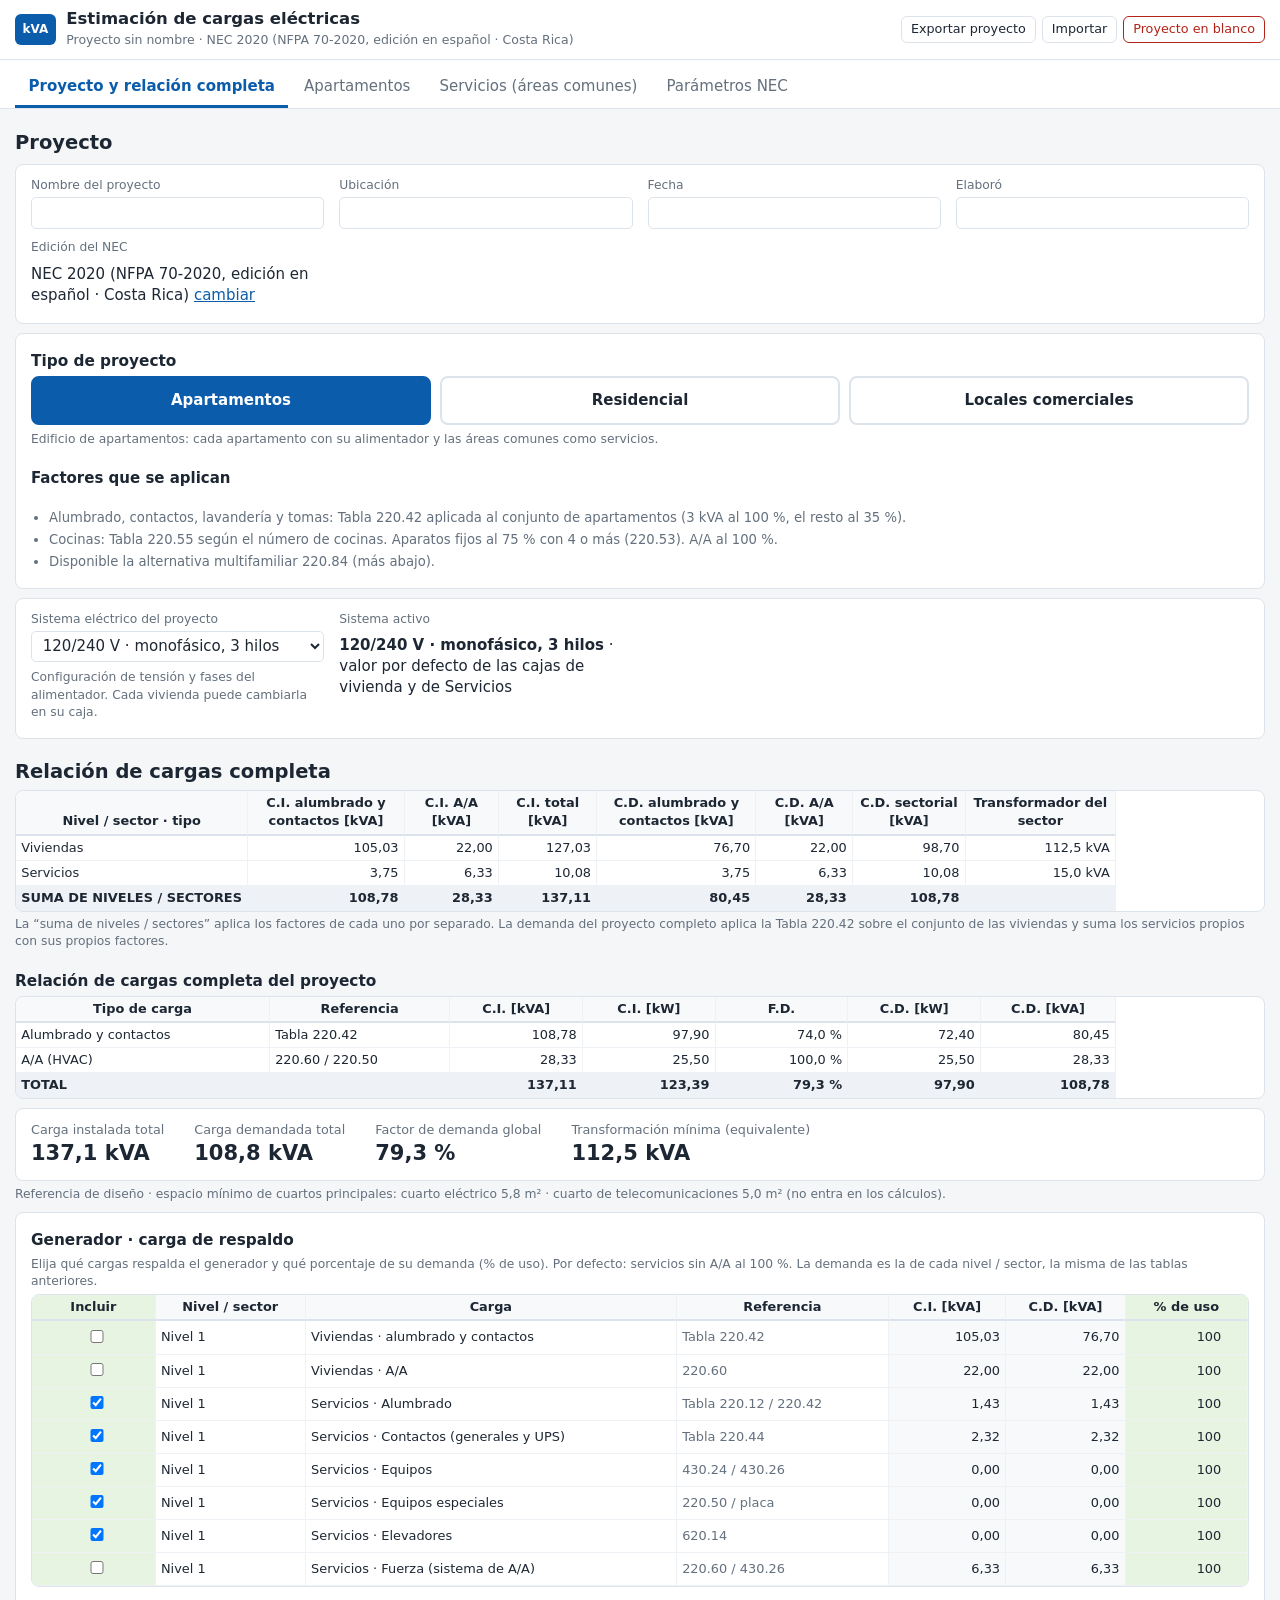
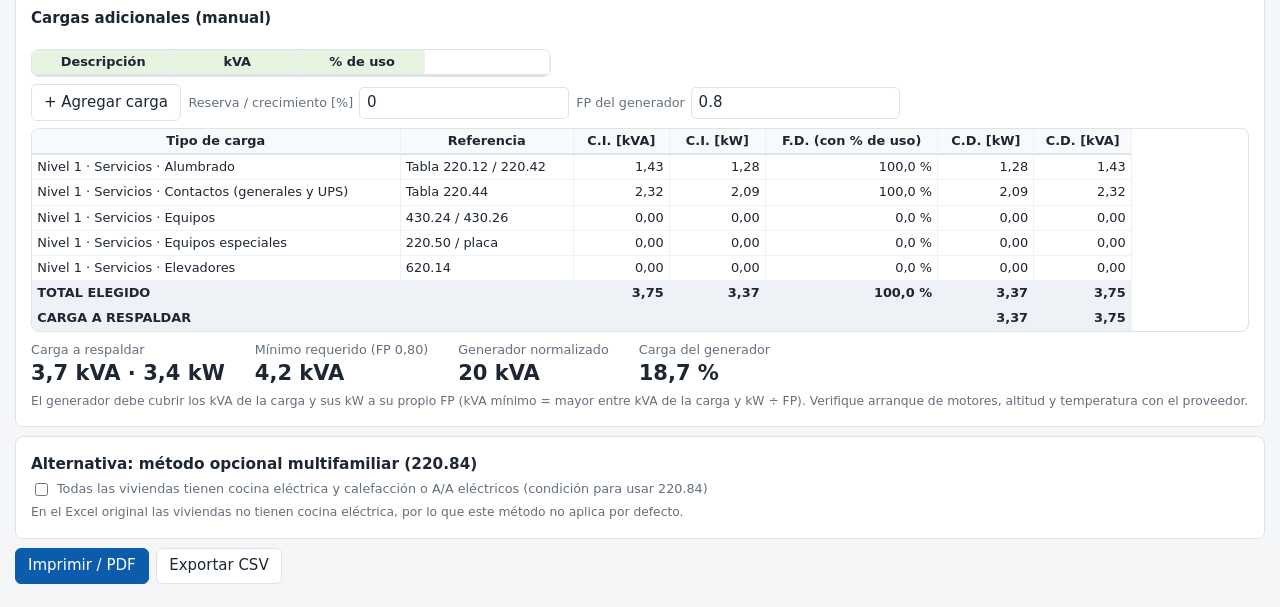
<file: index.html>
<!doctype html>
<html lang="es">
<head>
  <meta charset="utf-8">
  <meta name="viewport" content="width=device-width, initial-scale=1">
  <title>Proyecto y relación completa · Estimación de cargas eléctricas</title>
  <meta name="description" content="Relación de cargas completa de proyecto según NEC: sectores, demanda y transformador.">
  <link rel="stylesheet" href="css/cargas.css?v=36">
</head>
<body>
  <header class="app-head" id="head"></header>
  <nav id="tabs" class="tabs no-print" aria-label="Secciones"></nav>
  <main id="view" class="view"></main>
  <noscript><p style="padding:2rem">Esta herramienta necesita JavaScript.</p></noscript>
  <script src="js/nec.js?v=36"></script>
  <script src="js/store.js?v=36"></script>
  <script src="js/common.js?v=36"></script>
  <script src="js/sector.js?v=36"></script>
  <script src="js/pg-proyecto.js?v=36"></script>
</body>
</html>
</file>
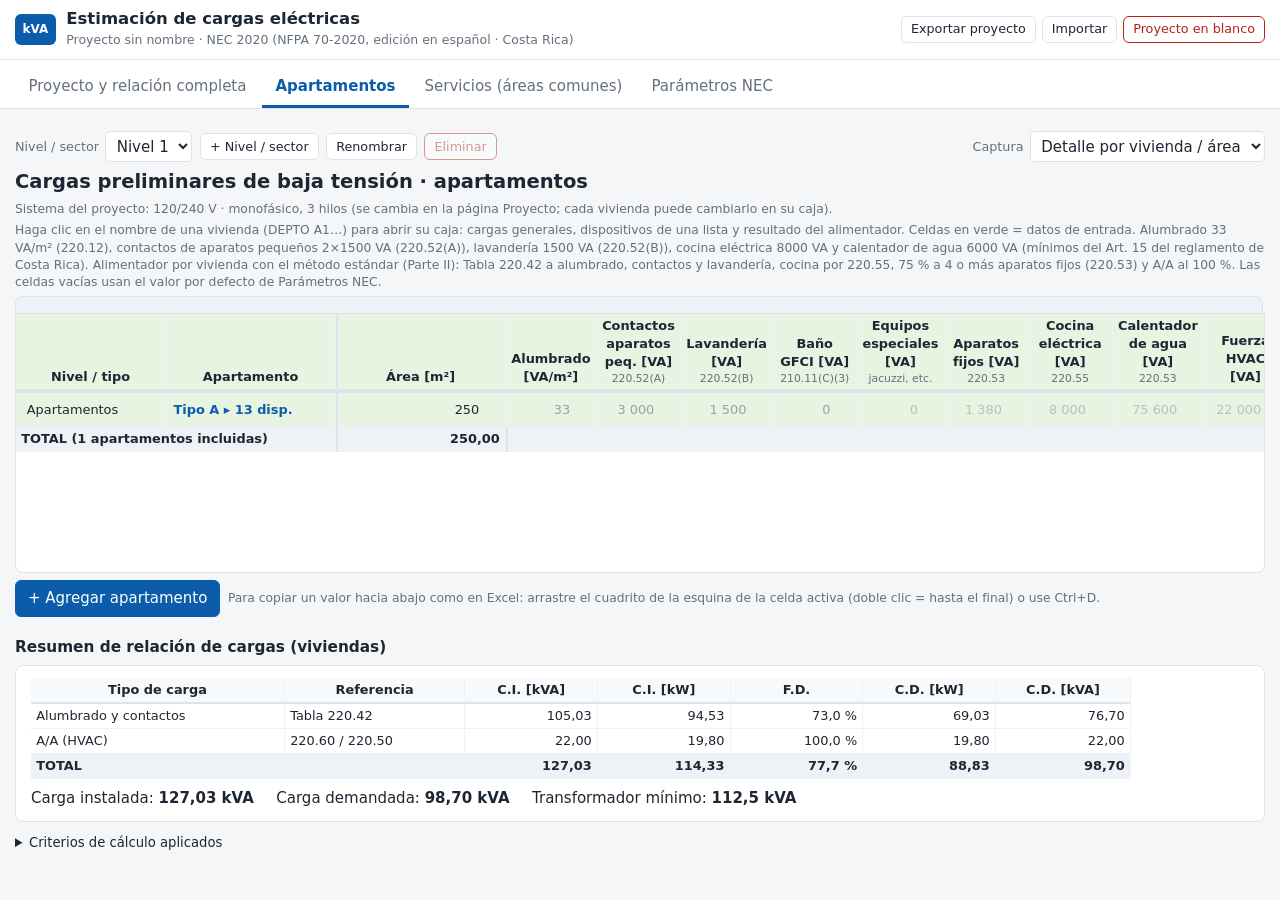
<file: departamentos.html>
<!doctype html>
<html lang="es">
<head>
  <meta charset="utf-8">
  <meta name="viewport" content="width=device-width, initial-scale=1">
  <title>Departamentos · Estimación de cargas eléctricas</title>
  <meta name="description" content="Cargas preliminares de baja tensión por vivienda según NEC.">
  <link rel="stylesheet" href="css/cargas.css?v=36">
</head>
<body>
  <header class="app-head" id="head"></header>
  <nav id="tabs" class="tabs no-print" aria-label="Secciones"></nav>
  <main id="view" class="view"></main>
  <noscript><p style="padding:2rem">Esta herramienta necesita JavaScript.</p></noscript>
  <script src="js/nec.js?v=36"></script>
  <script src="js/store.js?v=36"></script>
  <script src="js/common.js?v=36"></script>
  <script src="js/sector.js?v=36"></script>
  <script src="js/detalle.js?v=36"></script>
  <script src="js/pg-deptos.js?v=36"></script>
</body>
</html>
</file>
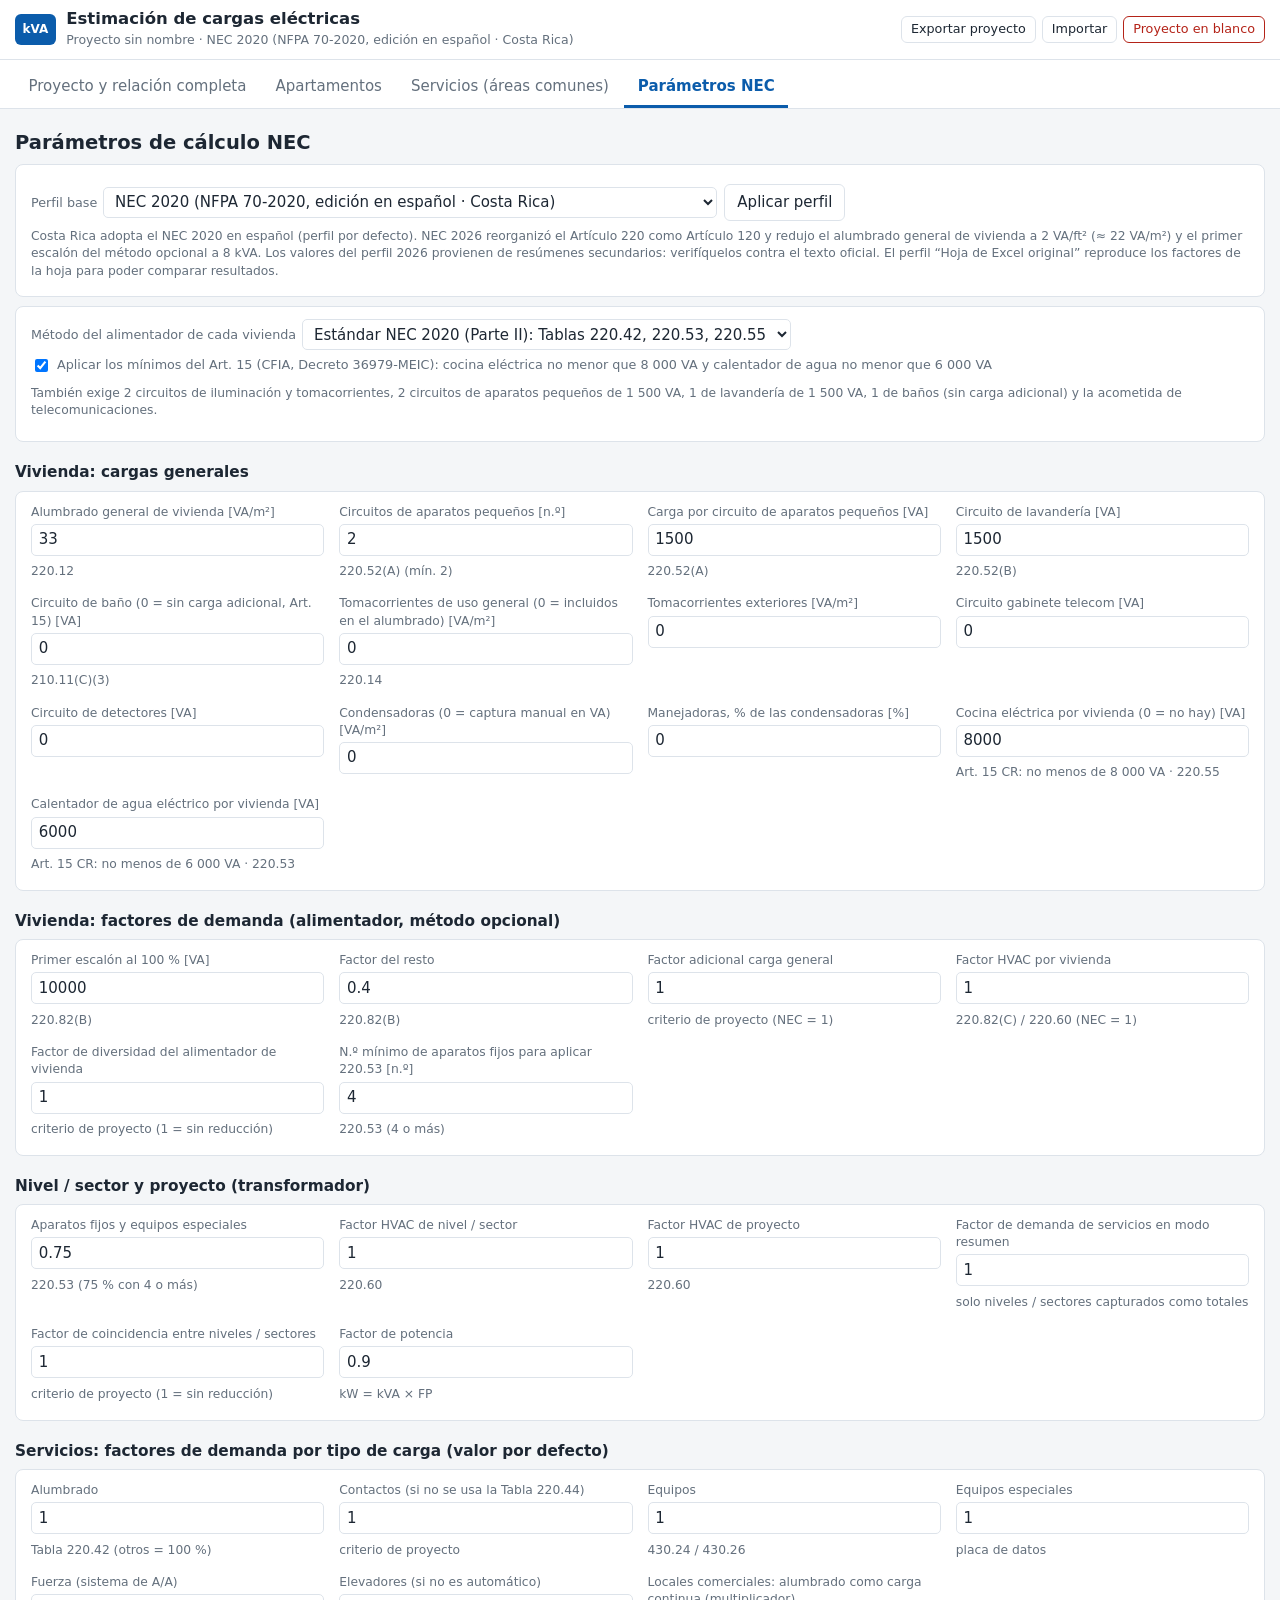
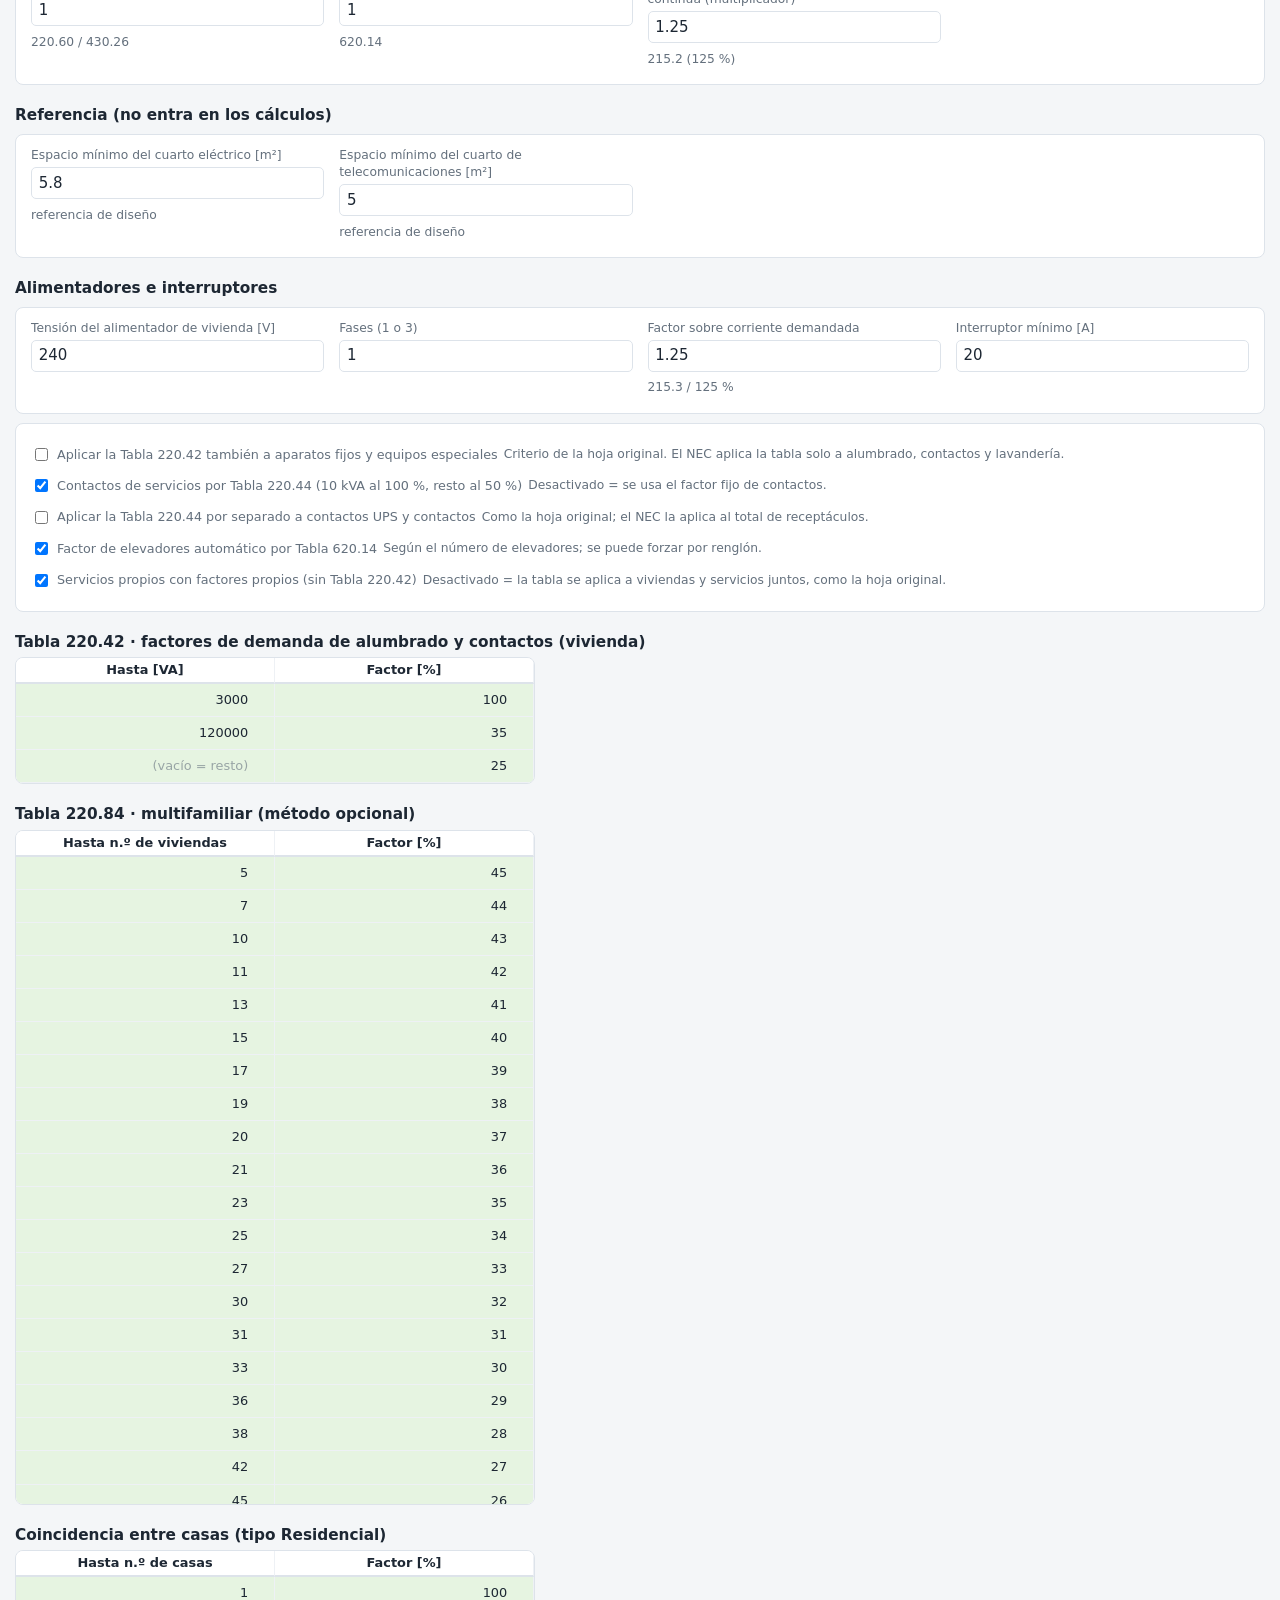
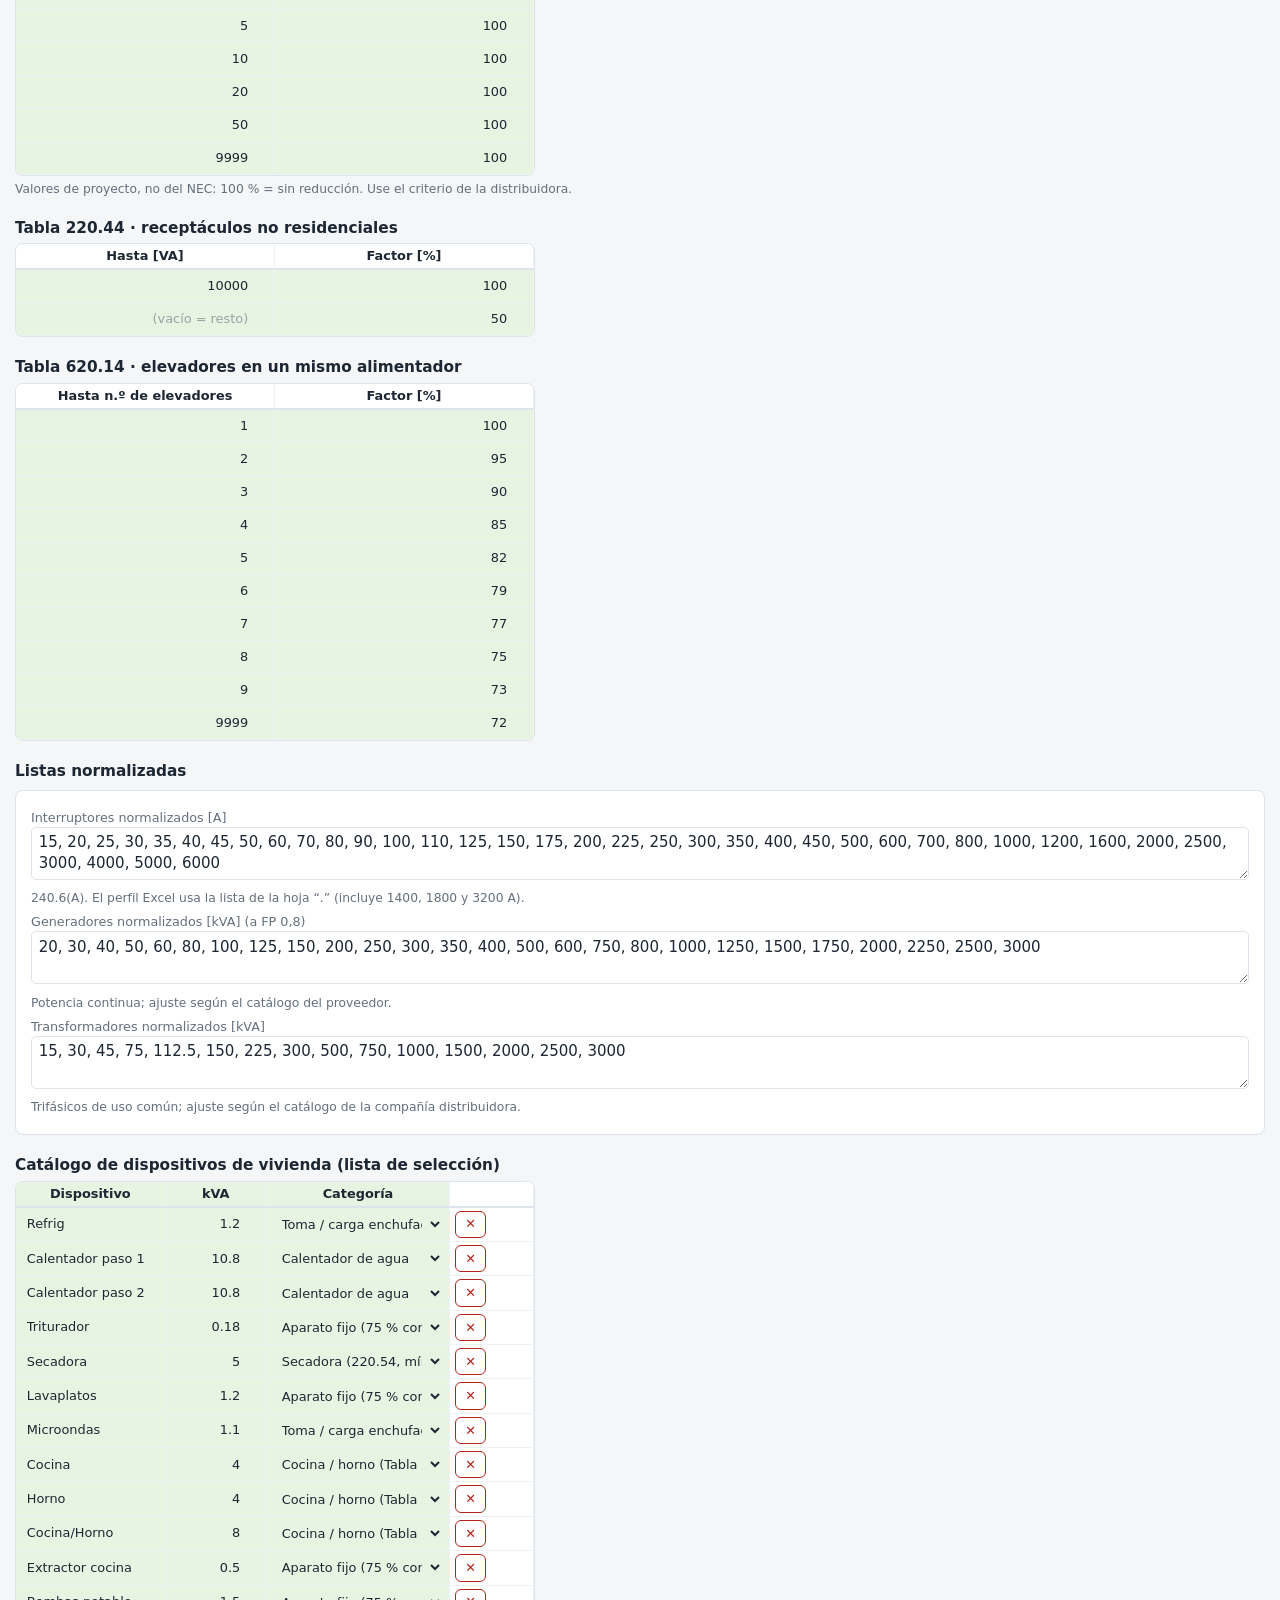
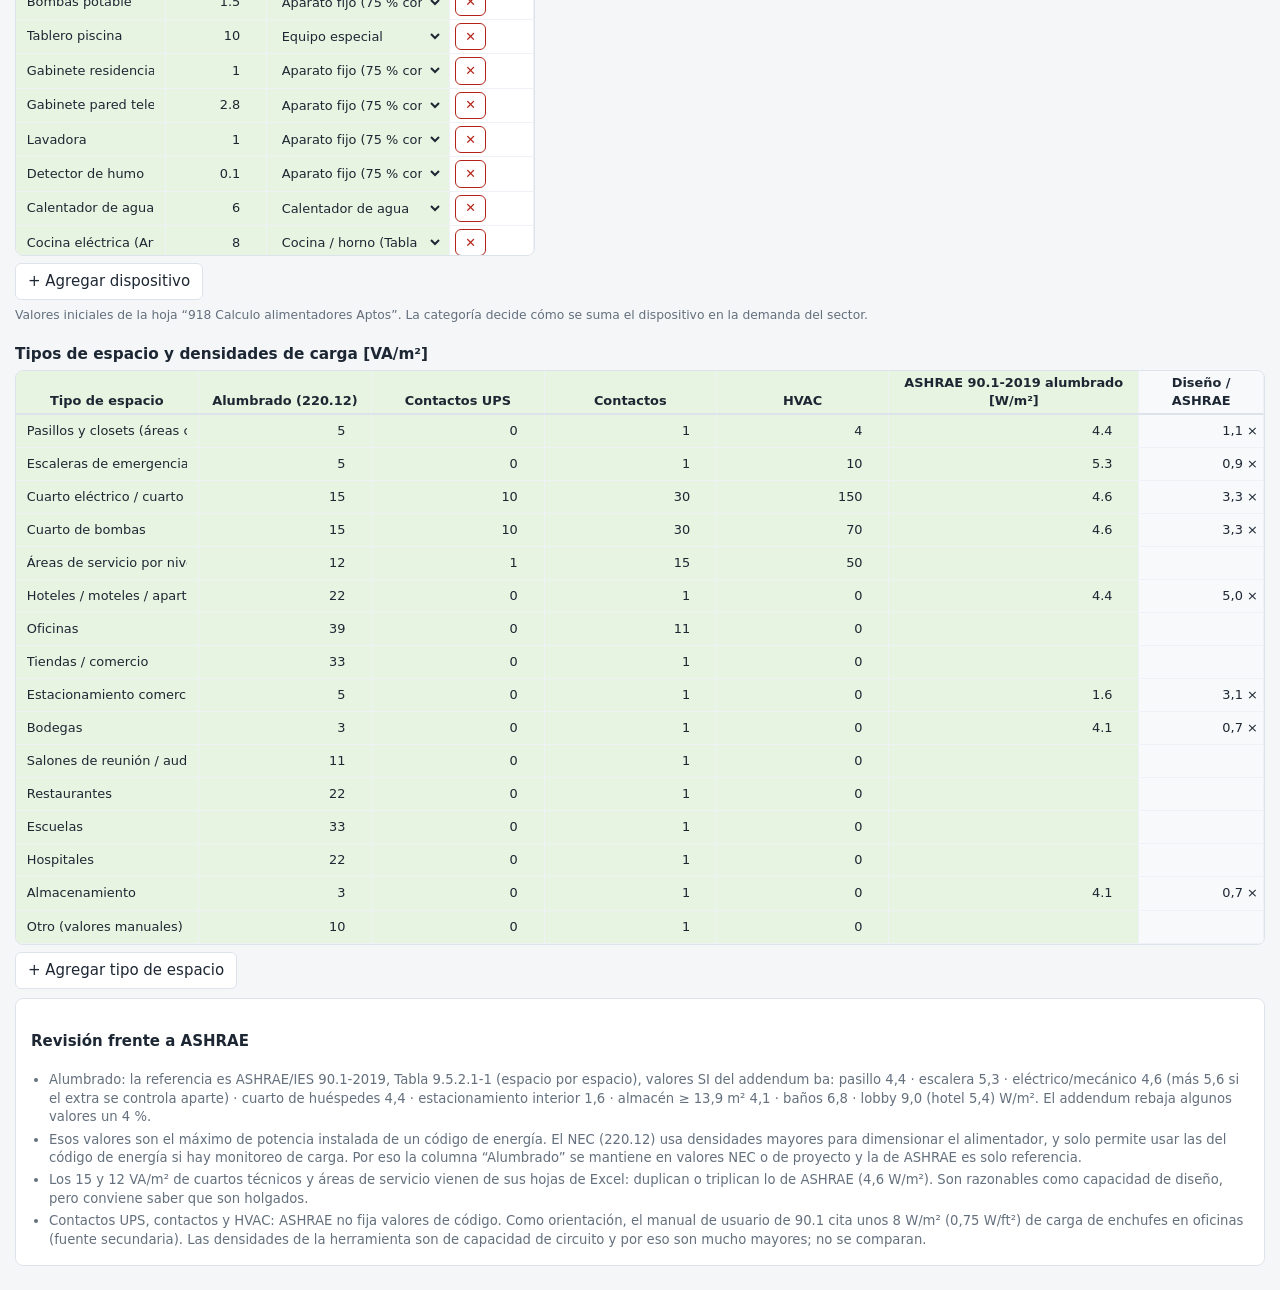
<file: parametros.html>
<!doctype html>
<html lang="es">
<head>
  <meta charset="utf-8">
  <meta name="viewport" content="width=device-width, initial-scale=1">
  <title>Parámetros NEC · Estimación de cargas eléctricas</title>
  <meta name="description" content="Factores, tablas y perfiles de edición del NEC.">
  <link rel="stylesheet" href="css/cargas.css?v=36">
</head>
<body>
  <header class="app-head" id="head"></header>
  <nav id="tabs" class="tabs no-print" aria-label="Secciones"></nav>
  <main id="view" class="view"></main>
  <noscript><p style="padding:2rem">Esta herramienta necesita JavaScript.</p></noscript>
  <script src="js/nec.js?v=36"></script>
  <script src="js/store.js?v=36"></script>
  <script src="js/common.js?v=36"></script>
  <script src="js/sector.js?v=36"></script>
  <script src="js/pg-parametros.js?v=36"></script>
</body>
</html>
</file>
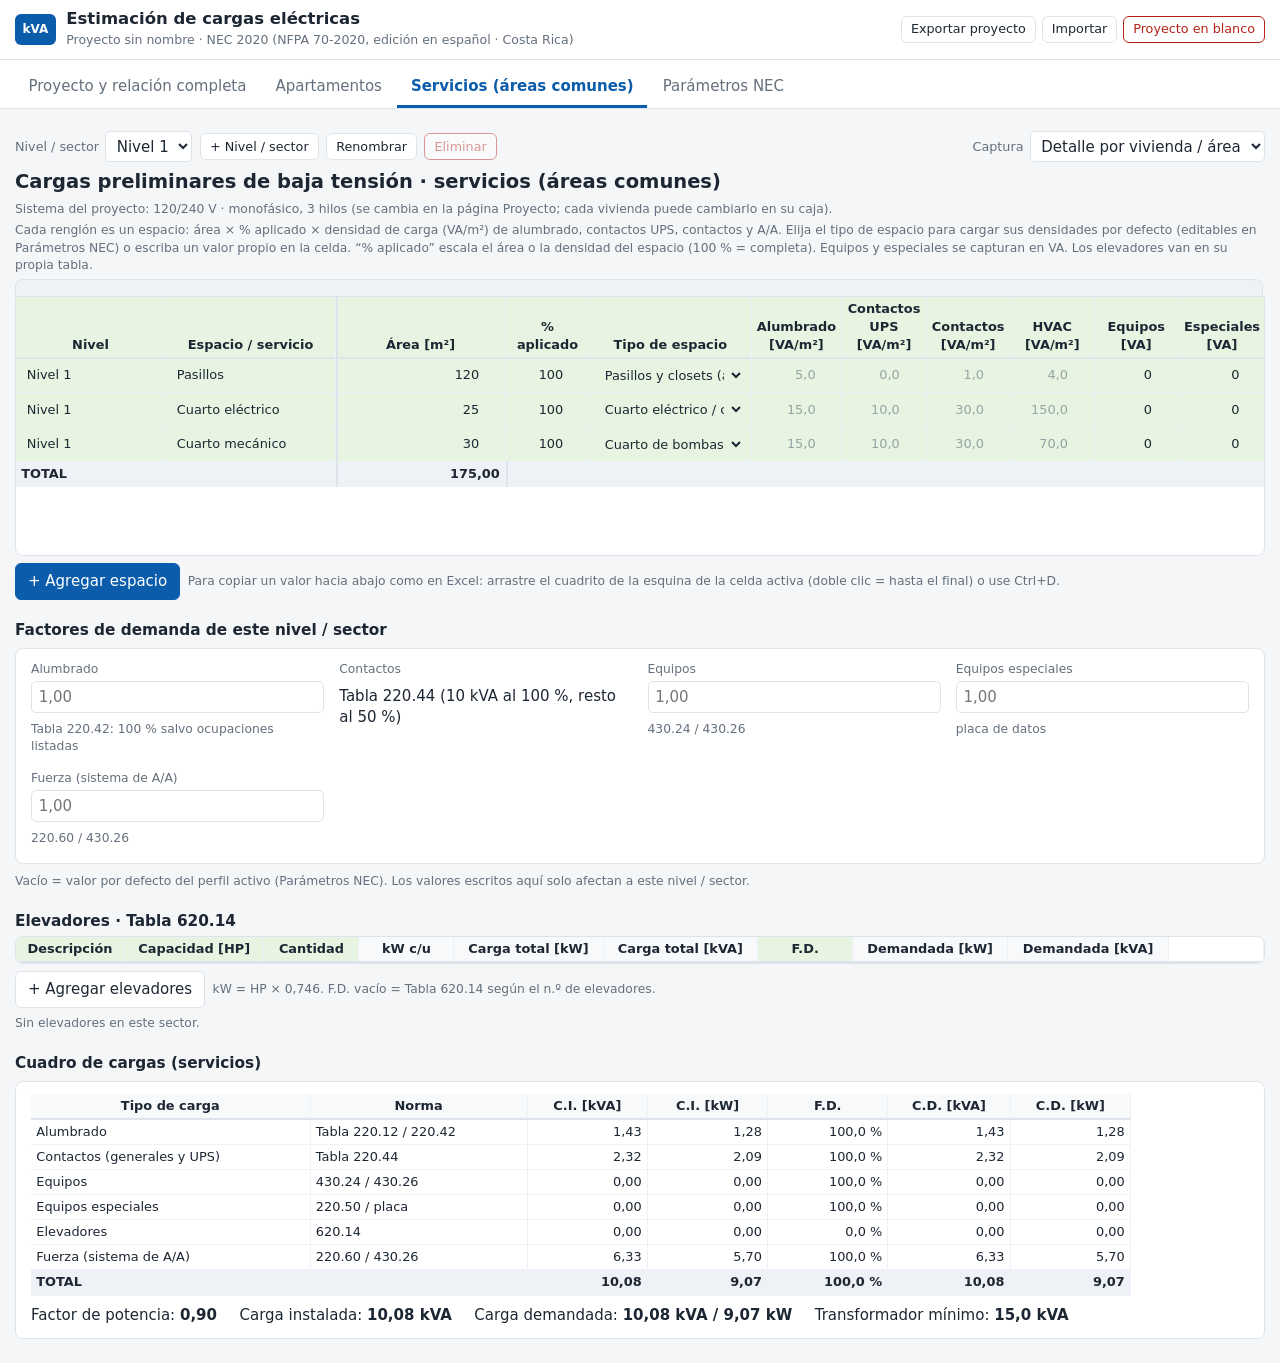
<file: servicios.html>
<!doctype html>
<html lang="es">
<head>
  <meta charset="utf-8">
  <meta name="viewport" content="width=device-width, initial-scale=1">
  <title>Servicios · Estimación de cargas eléctricas</title>
  <meta name="description" content="Cargas preliminares de servicios propios según NEC.">
  <link rel="stylesheet" href="css/cargas.css?v=36">
</head>
<body>
  <header class="app-head" id="head"></header>
  <nav id="tabs" class="tabs no-print" aria-label="Secciones"></nav>
  <main id="view" class="view"></main>
  <noscript><p style="padding:2rem">Esta herramienta necesita JavaScript.</p></noscript>
  <script src="js/nec.js?v=36"></script>
  <script src="js/store.js?v=36"></script>
  <script src="js/common.js?v=36"></script>
  <script src="js/sector.js?v=36"></script>
  <script src="js/pg-servicios.js?v=36"></script>
</body>
</html>
</file>
<file: css/cargas.css>
:root { --bg:#f4f6f8; --surface:#fff; --ink:#1d2733; --muted:#64707d; --line:#dde3ea; --line-2:#eef1f5; --brand:#0b5cab; --brand-ink:#fff; --input:#e6f4e1; --calc:#f7f9fb; --bad:#b42318; --warn:#8a5a00; --radius:8px; }
@media (prefers-color-scheme: dark) { :root { --bg:#12171d; --surface:#1a2129; --ink:#e6ebf0; --muted:#9aa7b4; --line:#2c3641; --line-2:#232c36; --brand:#5aa7ee; --brand-ink:#0a1a2a; --input:#1c3023; --calc:#1e262f; --bad:#ff8a80; --warn:#f3c969; } }
* { box-sizing:border-box; }
html { font-size:15px; }
body { margin:0; background:var(--bg); color:var(--ink); font-family:system-ui,-apple-system,"Segoe UI",Roboto,Arial,sans-serif; line-height:1.4; }
h1,h2,h3 { margin:0; line-height:1.2; } h2 { font-size:1.3rem; margin:.5rem 0; } h3 { font-size:1.02rem; margin:.4rem 0; }
.sp { margin-top:1.4rem; } .muted,.hint { color:var(--muted); } .hint { font-size:.82rem; display:block; margin:.3rem 0; } .grow { flex:1; } .warn { color:var(--warn); }
a { color:var(--brand); }
.app-head { display:flex; align-items:center; justify-content:space-between; gap:1rem; flex-wrap:wrap; padding:.6rem 1rem; background:var(--surface); border-bottom:1px solid var(--line); }
.brand { display:flex; gap:.7rem; align-items:center; } .brand h1 { font-size:1.1rem; } .brand small { color:var(--muted); }
.logo { background:var(--brand); color:var(--brand-ink); font-weight:700; font-size:.8rem; padding:.45rem .5rem; border-radius:6px; }
.actions { display:flex; gap:.4rem; flex-wrap:wrap; }
.tabs { display:flex; gap:2px; padding:.5rem 1rem 0; background:var(--surface); border-bottom:1px solid var(--line); overflow-x:auto; position:sticky; top:0; z-index:20; }
.tab { padding:.55rem .9rem; text-decoration:none; color:var(--muted); border-bottom:3px solid transparent; white-space:nowrap; }
.tab[aria-current=page] { color:var(--brand); border-bottom-color:var(--brand); font-weight:650; } .tab:hover { color:var(--ink); }
.view { padding:1rem; max-width:1700px; margin:0 auto; }
.btn { appearance:none; display:inline-flex; align-items:center; gap:.35rem; padding:.45rem .8rem; border-radius:6px; border:1px solid var(--line); background:var(--surface); color:var(--ink); font:inherit; cursor:pointer; }
.btn:hover { background:var(--line-2); } .btn.primary { background:var(--brand); border-color:var(--brand); color:var(--brand-ink); } .btn.danger { color:var(--bad); border-color:var(--bad); }
.btn.small { padding:.25rem .6rem; font-size:.85rem; } .btn:disabled { opacity:.45; cursor:not-allowed; } .btn:focus-visible,input:focus-visible,select:focus-visible,a:focus-visible { outline:2px solid var(--brand); outline-offset:1px; }
.toolbar { display:flex; gap:.5rem; align-items:center; flex-wrap:wrap; margin:.5rem 0; }
label.inline { display:inline-flex; align-items:center; gap:.4rem; } label.inline span { color:var(--muted); font-size:.85rem; } label.chk { display:flex; margin:.35rem 0; flex-wrap:wrap; }
select,input[type=text],input[type=number],textarea { font:inherit; color:var(--ink); background:var(--surface); border:1px solid var(--line); border-radius:5px; padding:.3rem .45rem; }
textarea { width:100%; } label.block { display:block; margin:.4rem 0; } label.block span { display:block; font-size:.85rem; color:var(--muted); }
.card { background:var(--surface); border:1px solid var(--line); border-radius:var(--radius); padding:.8rem 1rem; margin:.6rem 0; }
.card.form { display:grid; grid-template-columns:repeat(auto-fill,minmax(250px,1fr)); gap:.7rem 1rem; }
.card.form label { display:flex; flex-direction:column; gap:.2rem; } .card.form label>span { font-size:.82rem; color:var(--muted); } .card.form input { width:100%; } .static { padding:.3rem 0; }
.tablewrap { overflow:auto; border:1px solid var(--line); border-radius:var(--radius); background:var(--surface); max-height:75vh; } .tablewrap.narrow { max-width:520px; }
table.grid { border-collapse:separate; border-spacing:0; width:100%; font-size:.86rem; }
.grid th,.grid td { border-bottom:1px solid var(--line-2); border-right:1px solid var(--line-2); padding:.2rem .35rem; vertical-align:middle; }
.grid thead th { position:sticky; top:0; z-index:2; background:var(--surface); border-bottom:2px solid var(--line); text-align:center; font-weight:600; vertical-align:bottom; min-width:84px; }
.grid th small { display:block; font-weight:400; color:var(--muted); font-size:.72rem; }
.grid th.in,.grid td.in { background:var(--input); } .grid th.calc,.grid td.calc { background:var(--calc); }
.grid td.in input,.grid td.in select { width:100%; min-width:70px; border-color:transparent; background:transparent; padding:.2rem .3rem; } .grid td.in input.num { text-align:right; }
.grid td.in input::placeholder { color:var(--muted); opacity:.6; } .grid td.in input.txt { min-width:130px; } .grid td.in select { min-width:150px; }
.grid td.in input:focus,.grid td.in select:focus { background:var(--surface); border-color:var(--brand); }
.r { text-align:right; font-variant-numeric:tabular-nums; } .c { text-align:center; } .nowrap { white-space:nowrap; }
tr.off td { opacity:.45; } tr.newgrp td { border-top:2px solid var(--line); } .grid tr.tot td { font-weight:700; background:var(--line-2); } .grid tfoot td { position:sticky; bottom:0; background:var(--line-2); font-weight:700; }
table.res { max-width:1100px; } table.res td:first-child { white-space:nowrap; }
.kpis { display:flex; gap:1.5rem; flex-wrap:wrap; margin:.6rem 0 0; } .kpis.big { gap:2rem; } .kpis.big span { display:flex; flex-direction:column; color:var(--muted); font-size:.85rem; } .kpis.big b { font-size:1.4rem; color:var(--ink); }
.notas { margin:.8rem 0; color:var(--muted); font-size:.88rem; } .notas summary { cursor:pointer; color:var(--ink); }
.toast { position:fixed; bottom:1rem; left:50%; transform:translateX(-50%); background:var(--ink); color:var(--bg); padding:.5rem 1rem; border-radius:6px; }
@media print { .no-print,.app-head .actions,.tabs { display:none !important; } .tablewrap { max-height:none; overflow:visible; } body { background:#fff; } .view { padding:0; } }
td.in { position:relative; }
.fill-handle { position:absolute; right:-1px; bottom:-1px; width:10px; height:10px; background:var(--brand); border:1px solid var(--surface); cursor:crosshair; z-index:3; touch-action:none; }
td.fill-sel { outline:2px dashed var(--brand); outline-offset:-2px; }
@media print { .fill-handle { display:none; } }
dialog.detalle { width:min(1100px,96vw); max-height:92vh; padding:0; border:1px solid var(--line); border-radius:var(--radius); background:var(--bg); color:var(--ink); }
dialog.detalle::backdrop { background:rgba(0,0,0,.45); }
.dform { padding:1rem; display:flex; flex-direction:column; gap:.8rem; max-height:92vh; overflow:auto; }
.dhead { display:flex; justify-content:space-between; align-items:center; gap:1rem; flex-wrap:wrap; }
.dgrid { display:grid; grid-template-columns:repeat(auto-fit,minmax(380px,1fr)); gap:1.2rem; align-items:start; }
.dgrid h4 { margin:.2rem 0 .4rem; } .dgrid table { background:var(--surface); }
.dfoot { display:flex; gap:.6rem; align-items:center; flex-wrap:wrap; position:sticky; bottom:0; background:var(--bg); padding-top:.4rem; }
.grid td.in input:disabled { opacity:.6; cursor:not-allowed; }
@media print { dialog.detalle { display:none; } }

/* Paneles inmovilizados (freeze) y barras de desplazamiento visibles en los cuatro lados de la tabla */
.tablewrap.big { overflow:scroll; max-height:calc(100vh - 240px); min-height:260px; scrollbar-width:auto; scrollbar-color:var(--muted) var(--line-2); }
.tablewrap.big::-webkit-scrollbar { width:16px; height:16px; }
.tablewrap.big::-webkit-scrollbar-track { background:var(--line-2); }
.tablewrap.big::-webkit-scrollbar-thumb { background:var(--muted); border-radius:8px; border:3px solid var(--line-2); }
.tablewrap.big::-webkit-scrollbar-corner { background:var(--line-2); }
table.freeze2 { --f1:150px; --f2:170px; }
.freeze2 th:nth-child(1), .freeze2 td:nth-child(1) { position:sticky; left:0; width:var(--f1); min-width:var(--f1); max-width:var(--f1); z-index:1; }
.freeze2 th:nth-child(2), .freeze2 td:nth-child(2) { position:sticky; left:var(--f1); width:var(--f2); min-width:var(--f2); max-width:var(--f2); z-index:1; box-shadow:2px 0 0 var(--line); }
.freeze2 thead th:nth-child(1), .freeze2 thead th:nth-child(2) { z-index:4; }
.freeze2 tfoot td:first-child { left:0; z-index:3; box-shadow:2px 0 0 var(--line); }
.freeze2 td.in input.txt { min-width:0; }
.freeze2 tr.off td:nth-child(-n+2) { opacity:1; }
@media print { .tablewrap.big { max-height:none; overflow:visible; } }
.notes-list { margin:.3rem 0 0; padding-left:1.2rem; font-size:.88rem; color:var(--muted); } .notes-list li { margin:.25rem 0; }
.grid td.name { background:var(--input); padding:0; }
.namebtn { appearance:none; width:100%; text-align:left; background:transparent; border:0; color:var(--brand); font:inherit; font-weight:600; padding:.35rem .5rem; cursor:pointer; white-space:nowrap; overflow:hidden; text-overflow:ellipsis; }
.namebtn:hover { background:var(--brand); color:var(--brand-ink); }
.namebtn.usa::after { content:''; }
.grid td.name:focus-within { outline:2px solid var(--brand); outline-offset:-2px; }

.topscroll { position:sticky; z-index:15; overflow-x:scroll; overflow-y:hidden; height:17px; margin-top:.3rem; border:1px solid var(--line); border-bottom:0; border-radius:var(--radius) var(--radius) 0 0; background:var(--line-2); scrollbar-width:auto; scrollbar-color:var(--muted) var(--line-2); }
.topscroll::-webkit-scrollbar { height:16px; } .topscroll::-webkit-scrollbar-track { background:var(--line-2); }
.topscroll::-webkit-scrollbar-thumb { background:var(--muted); border-radius:8px; border:3px solid var(--line-2); }
.topscroll-in { height:1px; }
.topscroll + .tablewrap.big { border-top-left-radius:0; border-top-right-radius:0; }
.dtitle { display:flex; align-items:center; gap:.8rem; flex-wrap:wrap; }
.badge { background:var(--brand); color:var(--brand-ink); padding:.2rem .7rem; border-radius:999px; font-size:.85rem; font-weight:600; white-space:nowrap; }
.tipos { display:flex; gap:.6rem; flex-wrap:wrap; margin:.4rem 0; }
.tipo-btn { appearance:none; flex:1 1 180px; padding:.8rem 1rem; border:2px solid var(--line); border-radius:var(--radius); background:var(--surface); color:var(--ink); font:inherit; font-weight:600; cursor:pointer; }
.tipo-btn:hover { border-color:var(--brand); }
.tipo-btn.on { border-color:var(--brand); background:var(--brand); color:var(--brand-ink); }
</file>
